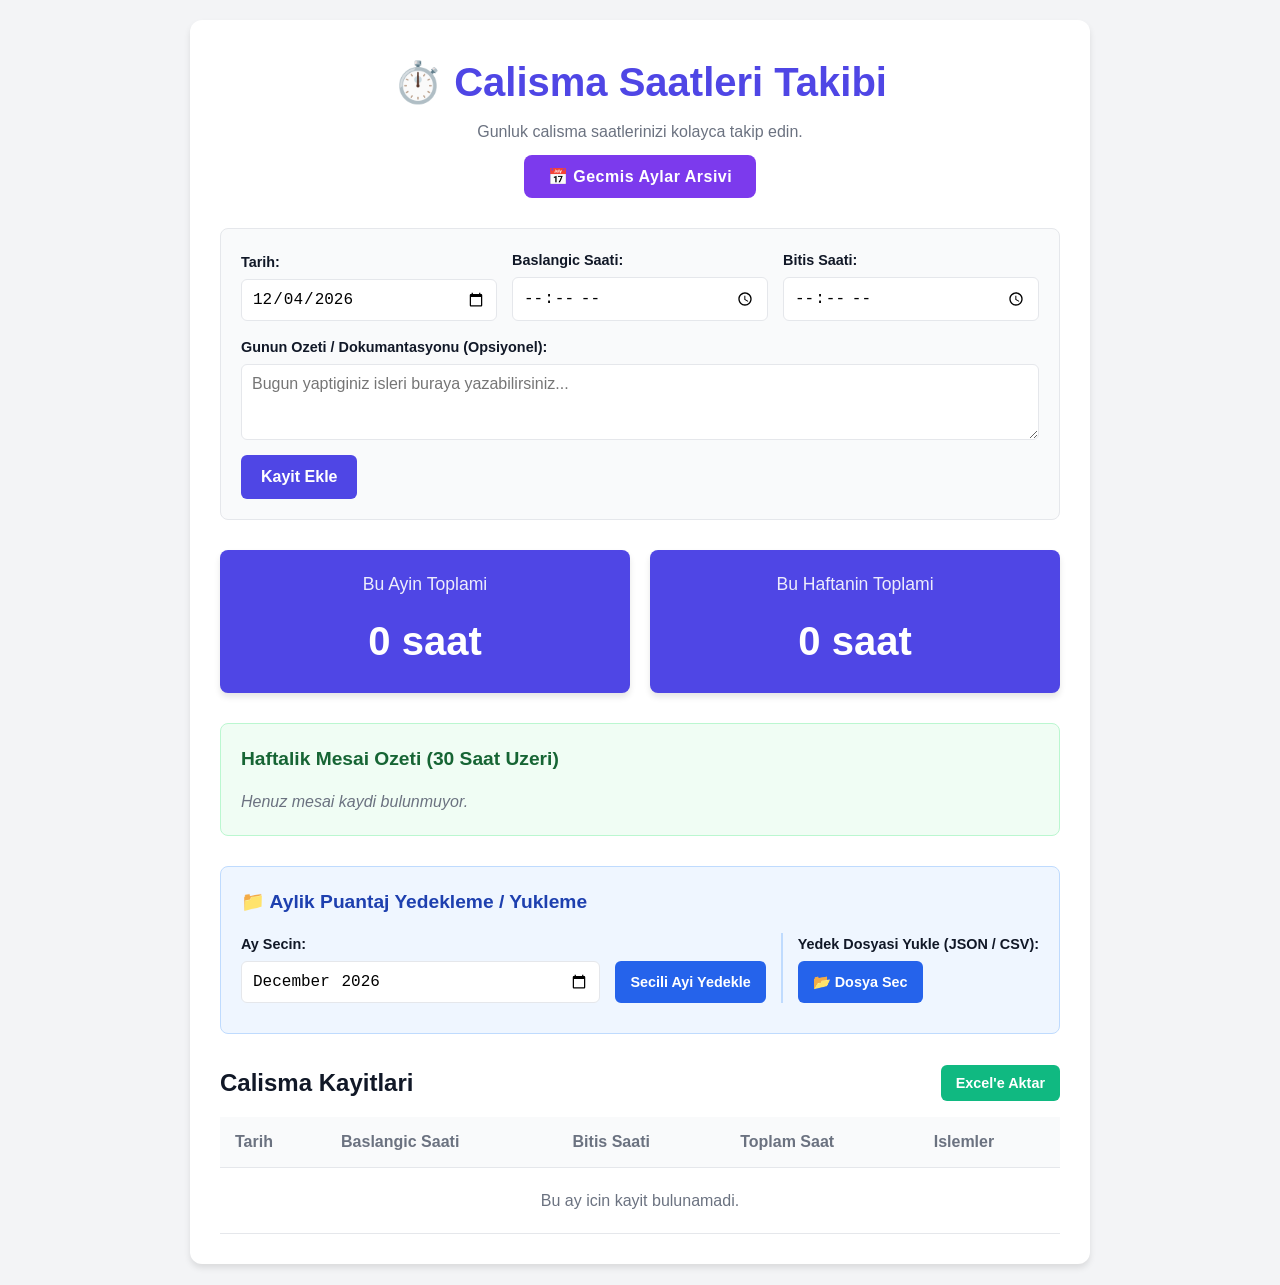
<file: index.html>
<!DOCTYPE html>
<html lang="en">
<head>
    <meta charset="UTF-8">
    <meta name="viewport" content="width=device-width, initial-scale=1.0">
    <title>Calisma Saatleri Takibi</title>
    <!-- PWA Settings -->
    <link rel="manifest" href="manifest.json">
    <meta name="theme-color" content="#4f46e5">
    <link rel="apple-touch-icon" href="icon-192.png">
    
    <link rel="stylesheet" href="style.css">
</head>
<body>
    <div class="container">
        <header>
            <h1>&#9201;&#65039; Calisma Saatleri Takibi</h1>
            <p>Gunluk calisma saatlerinizi kolayca takip edin.</p>
            <button type="button" id="archive-btn" style="margin-top: 10px; background-color: #7c3aed; color: white; border: none; padding: 12px 24px; border-radius: 8px; cursor: pointer; font-weight: 700; font-size: 1rem; letter-spacing: 0.5px;">&#128197; Gecmis Aylar Arsivi</button>
        </header>

        <section class="form-section">
            <form id="tracker-form">
                <div class="form-group">
                    <label for="work-date">Tarih:</label>
                    <input type="date" id="work-date" required>
                </div>
                <div class="form-group">
                    <label for="start-time">Baslangic Saati:</label>
                    <input type="time" id="start-time" required>
                </div>
                <div class="form-group">
                    <label for="end-time">Bitis Saati:</label>
                    <input type="time" id="end-time" required>
                </div>
                <div class="form-group" style="flex-basis: 100%;">
                    <label for="daily-doc">Gunun Ozeti / Dokumantasyonu (Opsiyonel):</label>
                    <textarea id="daily-doc" rows="3" placeholder="Bugun yaptiginiz isleri buraya yazabilirsiniz..."></textarea>
                </div>
                <button type="submit" id="submit-btn" style="margin-top: auto;">Kayit Ekle</button>
            </form>
        </section>

        <section class="summary-section">
            <div class="summary-card">
                <h3>Bu Ayin Toplami</h3>
                <p id="monthly-total" class="total-number">0 saat</p>
            </div>
            <div class="summary-card">
                <h3>Bu Haftanin Toplami</h3>
                <p id="weekly-total" class="total-number">0 saat</p>
            </div>
        </section>

        <section class="overtime-section" style="margin-bottom: 30px; background-color: #f0fdf4; border: 1px solid #bbf7d0; border-radius: 8px; padding: 20px;">
            <h2 style="color: #166534; margin-bottom: 15px; font-size: 1.2rem;">Haftalik Mesai Ozeti (30 Saat Uzeri)</h2>
            <div id="overtime-container" style="display: flex; flex-direction: column; gap: 10px;">
                <p style="color: #6b7280; font-style: italic;">Henuz mesai kaydi bulunmuyor.</p>
            </div>
        </section>

        <section class="backup-section" style="margin-bottom: 30px; background-color: #eff6ff; border: 1px solid #bfdbfe; border-radius: 8px; padding: 20px;">
            <h2 style="color: #1e40af; margin-bottom: 15px; font-size: 1.2rem;">&#128193; Aylik Puantaj Yedekleme / Yukleme</h2>
            <div style="display: flex; flex-wrap: wrap; gap: 15px; align-items: flex-end;">
                <div class="form-group" style="min-width: 150px;">
                    <label for="backup-month">Ay Secin:</label>
                    <input type="month" id="backup-month">
                </div>
                <button type="button" id="backup-btn" style="background-color: #2563eb; color: white; border: none; padding: 10px 15px; border-radius: 6px; cursor: pointer; font-weight: 600; font-size: 0.9rem; height: 42px;">Secili Ayi Yedekle</button>
                <div style="border-left: 2px solid #bfdbfe; padding-left: 15px;">
                    <label style="font-weight: 600; font-size: 0.9rem; display: block; margin-bottom: 5px;">Yedek Dosyasi Yukle (JSON / CSV):</label>
                    <!-- accept: mobil tarayicilar icin acik MIME tipleri zorunlu -->
                    <input type="file" id="restore-file"
                        accept=".json,.csv,application/json,text/csv,text/comma-separated-values,text/plain"
                        style="display:none;">
                    <label for="restore-file" id="restore-file-label"
                        style="display:inline-block; background-color:#2563eb; color:white; border:none;
                               padding:10px 15px; border-radius:6px; cursor:pointer; font-weight:600;
                               font-size:0.9rem; height:42px; line-height:22px; user-select:none;">
                        &#128194; Dosya Sec
                    </label>
                    <span id="restore-file-name" style="margin-left:10px; font-size:0.85rem; color:#4b5563;"></span>
                </div>
            </div>
            <p id="backup-status" style="margin-top: 10px; font-size: 0.85rem; color: #6b7280;"></p>
        </section>

        <section class="entries-section">
            <div style="display: flex; justify-content: space-between; align-items: center; margin-bottom: 15px;">
                <h2 style="margin-bottom: 0;">Calisma Kayitlari</h2>
                <button id="export-btn" style="background-color: #10b981; color: white; border: none; padding: 10px 15px; border-radius: 6px; cursor: pointer; font-weight: 600; font-size: 0.9rem;">Excel'e Aktar</button>
            </div>
            <div class="table-container">
                <table id="entries-table">
                    <thead>
                        <tr>
                            <th>Tarih</th>
                            <th>Baslangic Saati</th>
                            <th>Bitis Saati</th>
                            <th>Toplam Saat</th>
                            <th>Islemler</th>
                        </tr>
                    </thead>
                    <tbody id="entries-body">
                    </tbody>
                </table>
            </div>
        </section>
    </div>

    <!-- GECMIS AYLAR MODAL -->
    <div id="archive-modal" style="display:none; position:fixed; top:0; left:0; width:100%; height:100%; background:rgba(0,0,0,0.6); z-index:1000; overflow-y:auto;">
        <div style="max-width:900px; margin:30px auto; background:white; border-radius:12px; padding:30px; position:relative; min-height:200px;">
            <button id="archive-close-btn" style="position:absolute; top:15px; right:15px; background:#ef4444; color:white; border:none; border-radius:50%; width:36px; height:36px; font-size:1.2rem; cursor:pointer; font-weight:bold;">X</button>
            <div id="archive-content">
                <!-- JS ile doldurulacak -->
            </div>
        </div>
    </div>

    <script src="script.js"></script>
    <script>
        // Register Service Worker for PWA
        if ('serviceWorker' in navigator) {
            window.addEventListener('load', function() {
                navigator.serviceWorker.register('./service-worker.js')
                    .then(function(registration) { console.log('ServiceWorker registered'); })
                    .catch(function(err) { console.log('ServiceWorker registration failed: ', err); });
            });
        }
    </script>
</body>
</html>
</file>
<file: style.css>
:root {
    --primary-color: #4f46e5;
    --primary-hover: #4338ca;
    --bg-color: #f3f4f6;
    --card-bg: #ffffff;
    --text-main: #111827;
    --text-muted: #6b7280;
    --border-color: #e5e7eb;
    --danger-color: #ef4444;
    --danger-hover: #dc2626;
    --edit-color: #f59e0b;
    --edit-hover: #d97706;
}

* {
    box-sizing: border-box;
    margin: 0;
    padding: 0;
}

body {
    font-family: 'Segoe UI', Tahoma, Geneva, Verdana, sans-serif;
    background-color: var(--bg-color);
    color: var(--text-main);
    line-height: 1.6;
    padding: 20px;
}

.container {
    max-width: 900px;
    margin: 0 auto;
    background-color: var(--card-bg);
    border-radius: 12px;
    box-shadow: 0 4px 6px rgba(0, 0, 0, 0.1);
    padding: 30px;
}

header {
    text-align: center;
    margin-bottom: 30px;
}

header h1 {
    color: var(--primary-color);
    font-size: 2.5rem;
    margin-bottom: 5px;
}

header p {
    color: var(--text-muted);
}

.form-section {
    background-color: #f9fafb;
    padding: 20px;
    border-radius: 8px;
    margin-bottom: 30px;
    border: 1px solid var(--border-color);
}

#tracker-form {
    display: flex;
    flex-wrap: wrap;
    gap: 15px;
    align-items: flex-end;
}

.form-group {
    flex: 1;
    min-width: 150px;
    display: flex;
    flex-direction: column;
}

.form-group label {
    font-weight: 600;
    margin-bottom: 5px;
    font-size: 0.9rem;
}

.form-group input {
    padding: 10px;
    border: 1px solid var(--border-color);
    border-radius: 6px;
    font-size: 1rem;
    outline: none;
    transition: border-color 0.2s;
}

.form-group input:focus,
.form-group textarea:focus {
    border-color: var(--primary-color);
}

.form-group textarea {
    padding: 10px;
    border: 1px solid var(--border-color);
    border-radius: 6px;
    font-size: 1rem;
    outline: none;
    transition: border-color 0.2s;
    font-family: inherit;
    resize: vertical;
}

button[type="submit"] {
    background-color: var(--primary-color);
    color: white;
    border: none;
    padding: 12px 20px;
    border-radius: 6px;
    cursor: pointer;
    font-size: 1rem;
    font-weight: 600;
    transition: background-color 0.2s;
    height: 44px;
}

button[type="submit"]:hover {
    background-color: var(--primary-hover);
}

.summary-section {
    display: flex;
    gap: 20px;
    margin-bottom: 30px;
}

.summary-card {
    flex: 1;
    background-color: var(--primary-color);
    color: white;
    padding: 20px;
    border-radius: 8px;
    text-align: center;
    box-shadow: 0 4px 6px rgba(0, 0, 0, 0.1);
    transition: transform 0.2s ease;
}

.summary-card:hover {
    transform: translateY(-5px);
}

.summary-card h3 {
    font-size: 1.1rem;
    font-weight: 500;
    margin-bottom: 10px;
    opacity: 0.9;
}

.total-number {
    font-size: 2.5rem;
    font-weight: 700;
}

.entries-section h2 {
    margin-bottom: 15px;
    color: var(--text-main);
}

.table-container {
    overflow-x: auto;
}

table {
    width: 100%;
    border-collapse: collapse;
}

th, td {
    padding: 12px 15px;
    text-align: left;
    border-bottom: 1px solid var(--border-color);
}

th {
    background-color: #f9fafb;
    font-weight: 600;
    color: var(--text-muted);
}

tbody tr {
    transition: background-color 0.2s;
}

tbody tr:hover {
    background-color: #f3f4f6;
}

.action-btn {
    padding: 8px 12px;
    border: none;
    border-radius: 4px;
    cursor: pointer;
    font-size: 0.85rem;
    font-weight: 600;
    color: white;
    margin-right: 5px;
    transition: background-color 0.2s, transform 0.1s;
}

.action-btn:active {
    transform: scale(0.95);
}

.edit-btn {
    background-color: var(--edit-color);
}

.edit-btn:hover {
    background-color: var(--edit-hover);
}

.delete-btn {
    background-color: var(--danger-color);
}

.delete-btn:hover {
    background-color: var(--danger-hover);
}

.word-btn {
    background-color: #2563eb;
}

.word-btn:hover {
    background-color: #1d4ed8;
}

@media (max-width: 600px) {
    .summary-section {
        flex-direction: column;
    }
    
    #tracker-form {
        flex-direction: column;
        align-items: stretch;
    }
    
    button[type="submit"] {
        margin-top: 10px;
    }
}
</file>
